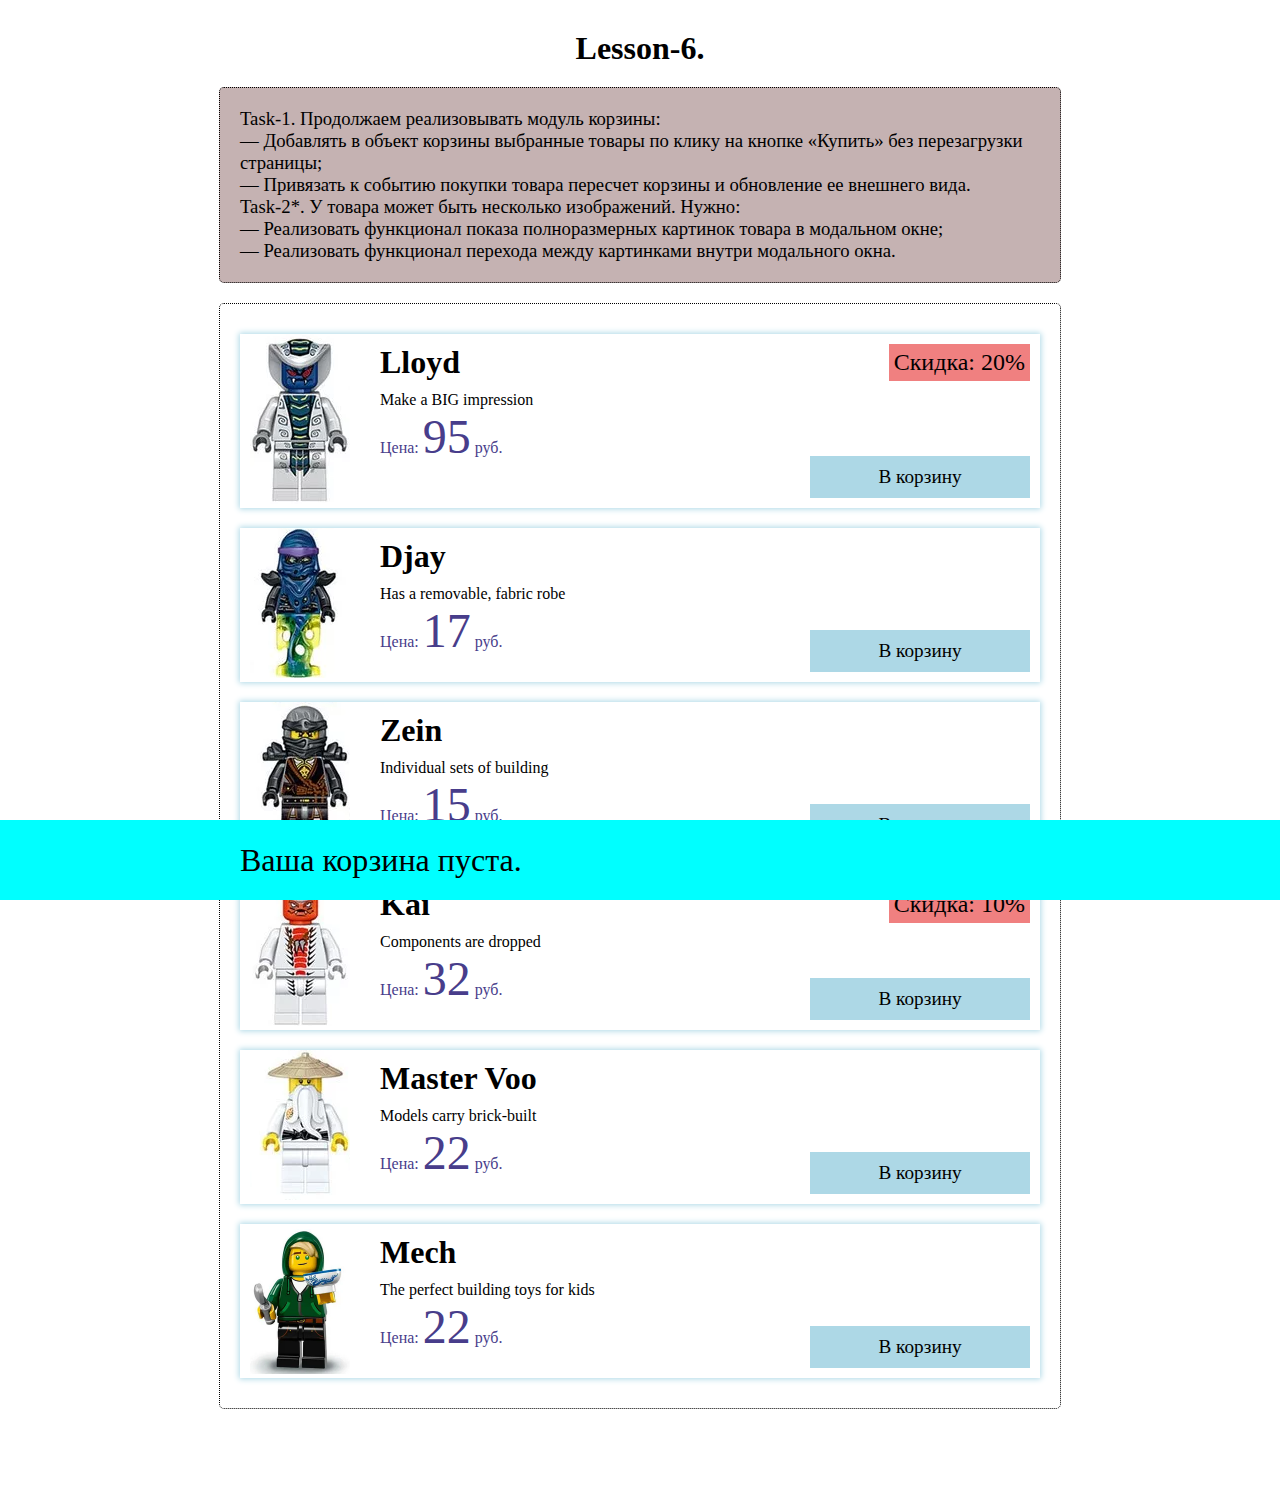
<file: lesson_6/index.html>
<!DOCTYPE html>
<html lang="ru">
<head>
	<meta charset="utf-8" />
	<meta name="viewport" content="width=device-width, initial-scale=1.0">
	<title>Lesson-6.</title>
	<link rel="stylesheet" href="style.css" />
</head>
<body>
	<div id="wrapper">
		<h1>Lesson-6.</h1>
		<h3><b>Task-1.</b> Продолжаем реализовывать модуль корзины:<br>
		— Добавлять в объект корзины выбранные товары по клику на кнопке «Купить» без
		перезагрузки страницы;<br>
		— Привязать к событию покупки товара пересчет корзины и обновление ее внешнего
		вида.<br>
		<b>Task-2*.</b> У товара может быть несколько изображений. Нужно:<br>
		— Реализовать функционал показа полноразмерных картинок товара в модальном окне;<br>
		— Реализовать функционал перехода между картинками внутри модального окна.</h3>
	
		<div id="catalog"></div>
		<footer id="basket"></footer>
		<div id="popup"></div>
	</div>
	<script type="text/javascript" src="script.js"></script>

</body>
</html>
</file>
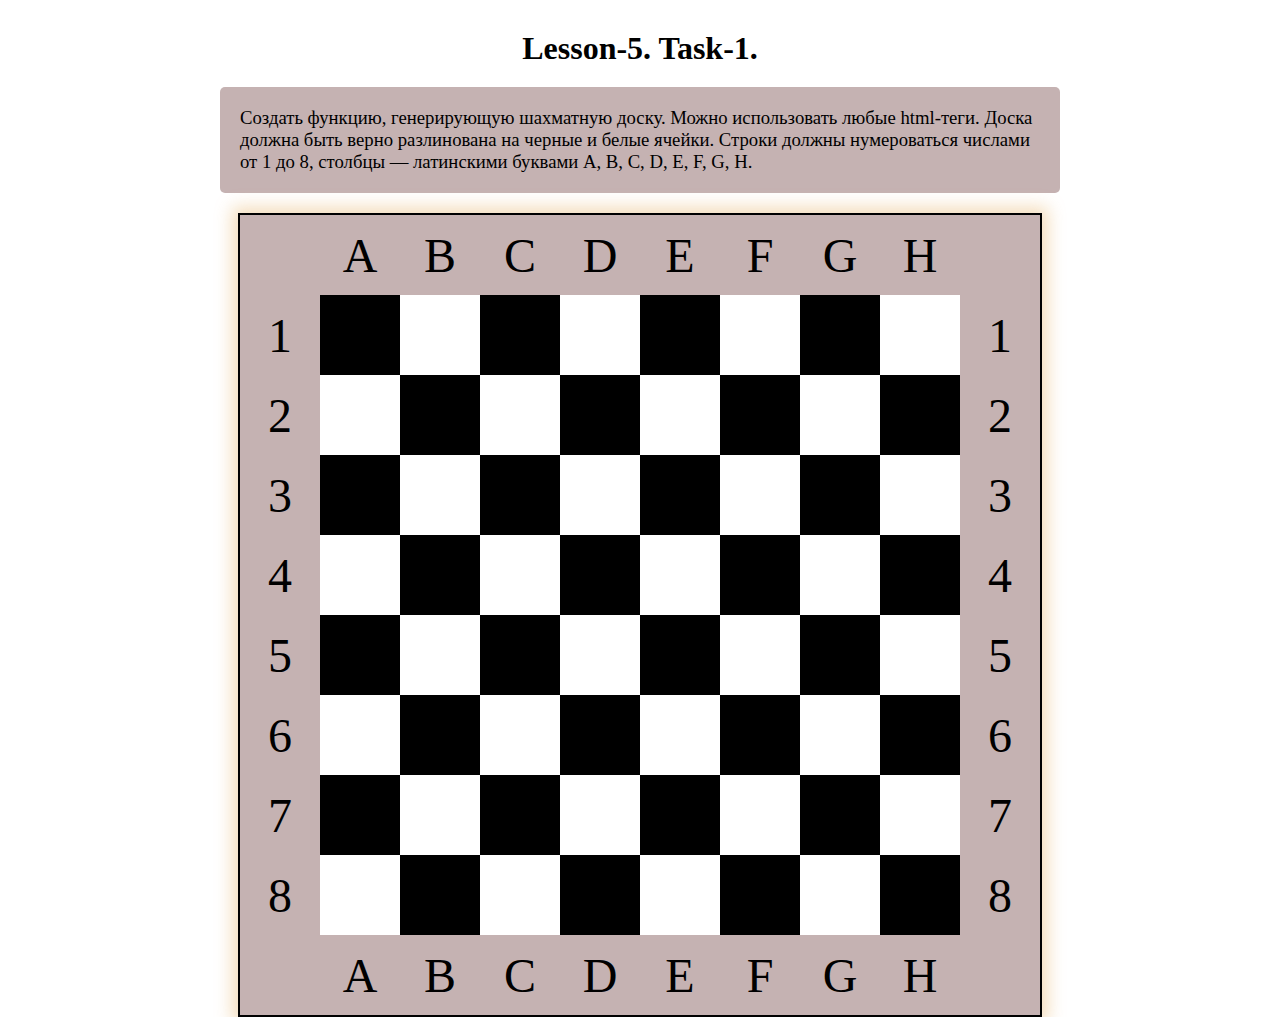
<file: lesson_5/task_1/index.html>
<!DOCTYPE html>
<html lang="ru">
<head>
	<meta charset="utf-8" />
	<meta name="viewport" content="width=device-width, initial-scale=1.0">
	<title>Lesson-5. Task_1</title>
	<link rel="stylesheet" href="style_chb.css" />
</head>
<body>
	<div id="wrapper">
		<h1>Lesson-5. Task-1.</h1>
		<h3>Создать функцию, генерирующую шахматную доску. Можно использовать любые html-теги.
			Доска должна быть верно разлинована на черные и белые ячейки. Строки должны
			нумероваться числами от 1 до 8, столбцы — латинскими буквами A, B, C, D, E, F, G, H.</h3>
		<div id="board">
			
		</div>
	</div>
	<script type="text/javascript" src="script_chb.js"></script>
</body>
</html>
</file>
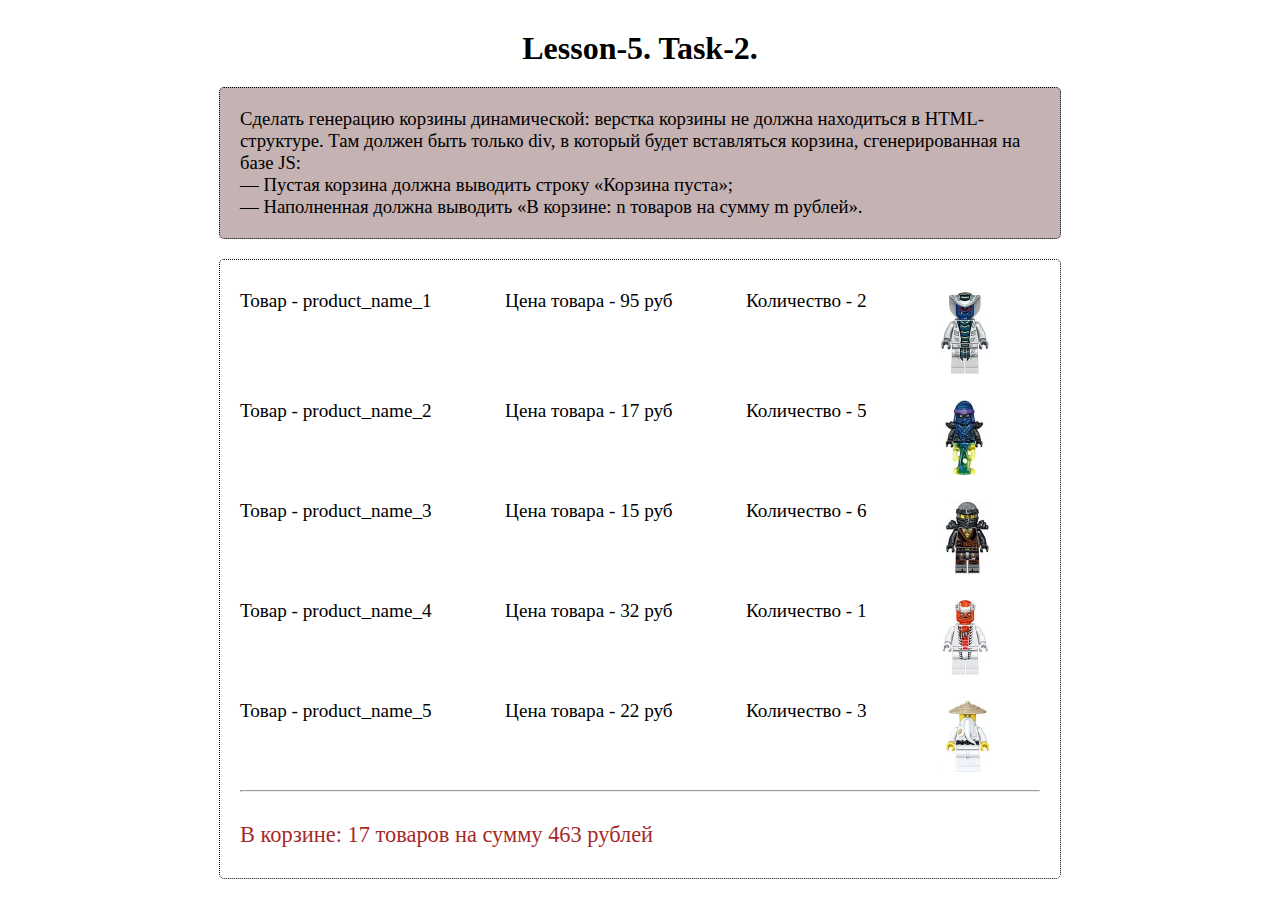
<file: lesson_5/task_2/index.html>
<!DOCTYPE html>
<html lang="ru">
<head>
	<meta charset="utf-8" />
	<meta name="viewport" content="width=device-width, initial-scale=1.0">
	<title>Lesson-5. Task_2.</title>
	<link rel="stylesheet" href="style.css" />
</head>
<body>
	<div id="wrapper">
		<h1>Lesson-5. Task-2.</h1>
		<h3>Сделать генерацию корзины динамической: верстка корзины не должна находиться в HTML-структуре. Там должен быть только div, в который будет вставляться корзина, сгенерированная на базе JS:<br>
		— Пустая корзина должна выводить строку «Корзина пуста»;<br>
		— Наполненная должна выводить «В корзине: n товаров на сумму m рублей».</h3>
	
		<div id="main">
			
		</div>
	</div>
	<script type="text/javascript" src="script.js"></script>

</body>
</html>
</file>
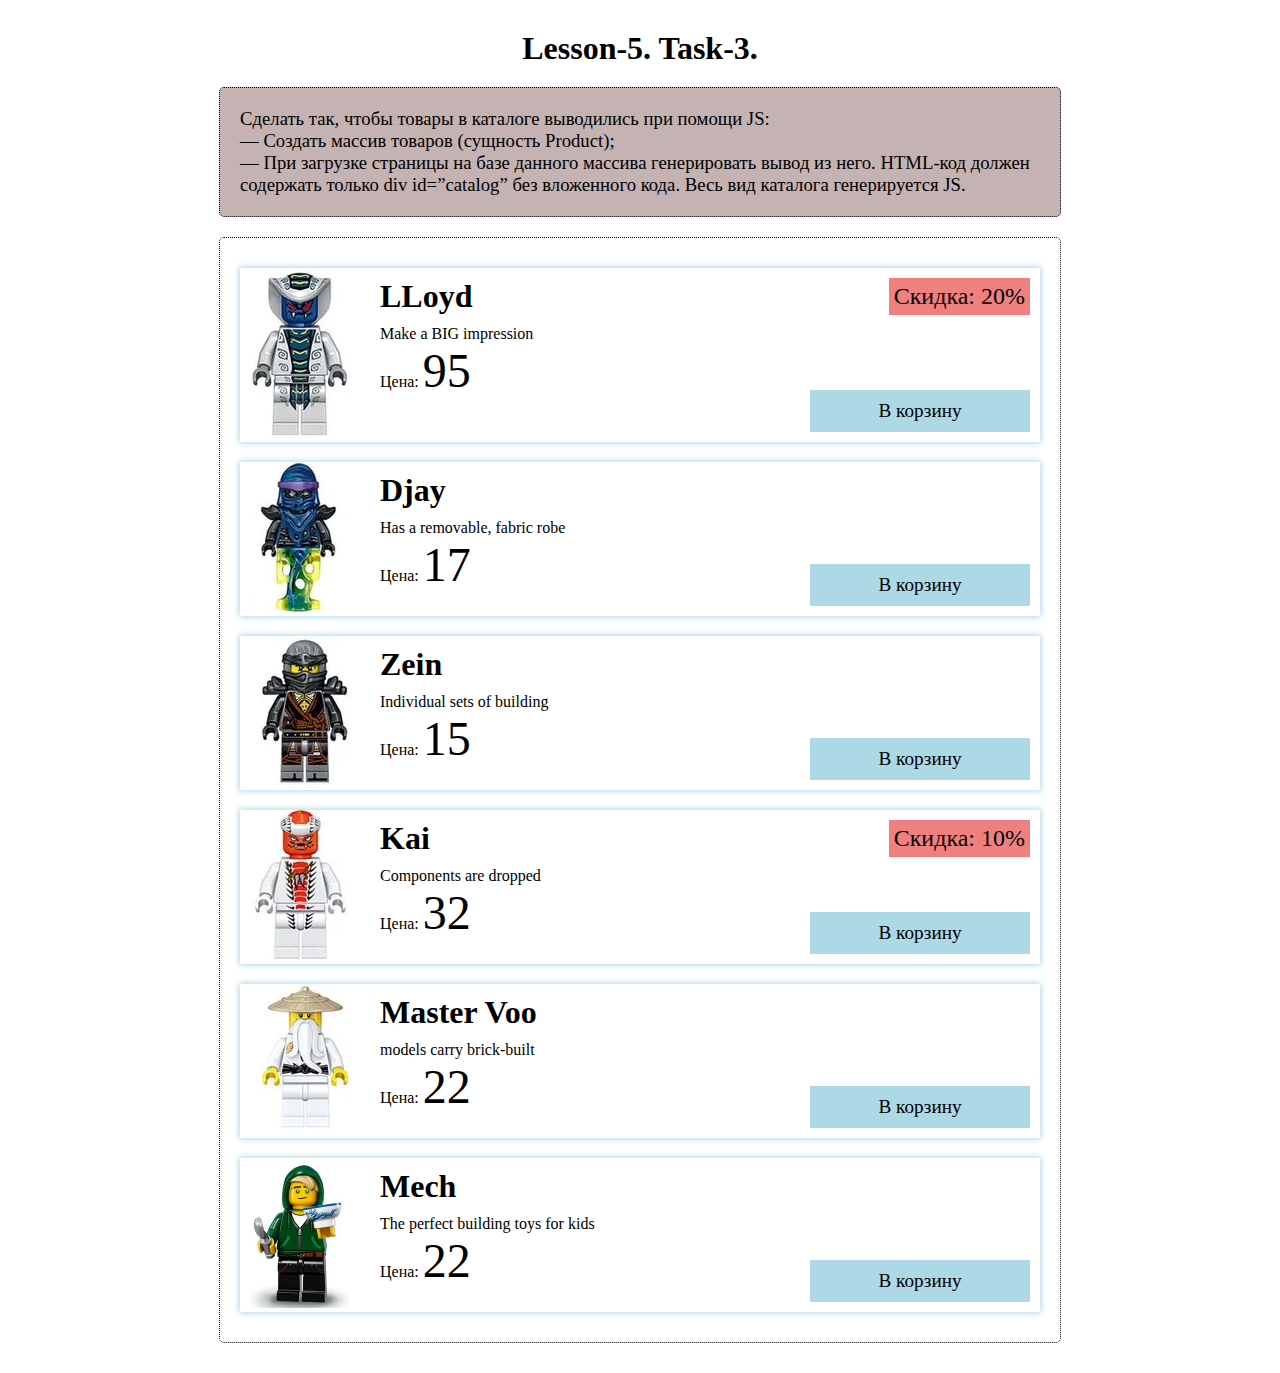
<file: lesson_5/task_3/index.html>
<!DOCTYPE html>
<html lang="ru">
<head>
	<meta charset="utf-8" />
	<meta name="viewport" content="width=device-width, initial-scale=1.0">
	<title>Lesson-5. Task_3.</title>
	<link rel="stylesheet" href="style.css" />
</head>
<body>
	<div id="wrapper">
		<h1>Lesson-5. Task-3.</h1>
		<h3>Сделать так, чтобы товары в каталоге выводились при помощи JS:<br>
		— Создать массив товаров (сущность Product);<br>
		— При загрузке страницы на базе данного массива генерировать вывод из него.
		HTML-код должен содержать только div id=”catalog” без вложенного кода. Весь вид
		каталога генерируется JS.</h3>
	
		<div id="catalog">
			
		</div>
	</div>
	<script type="text/javascript" src="script.js"></script>

</body>
</html>
</file>
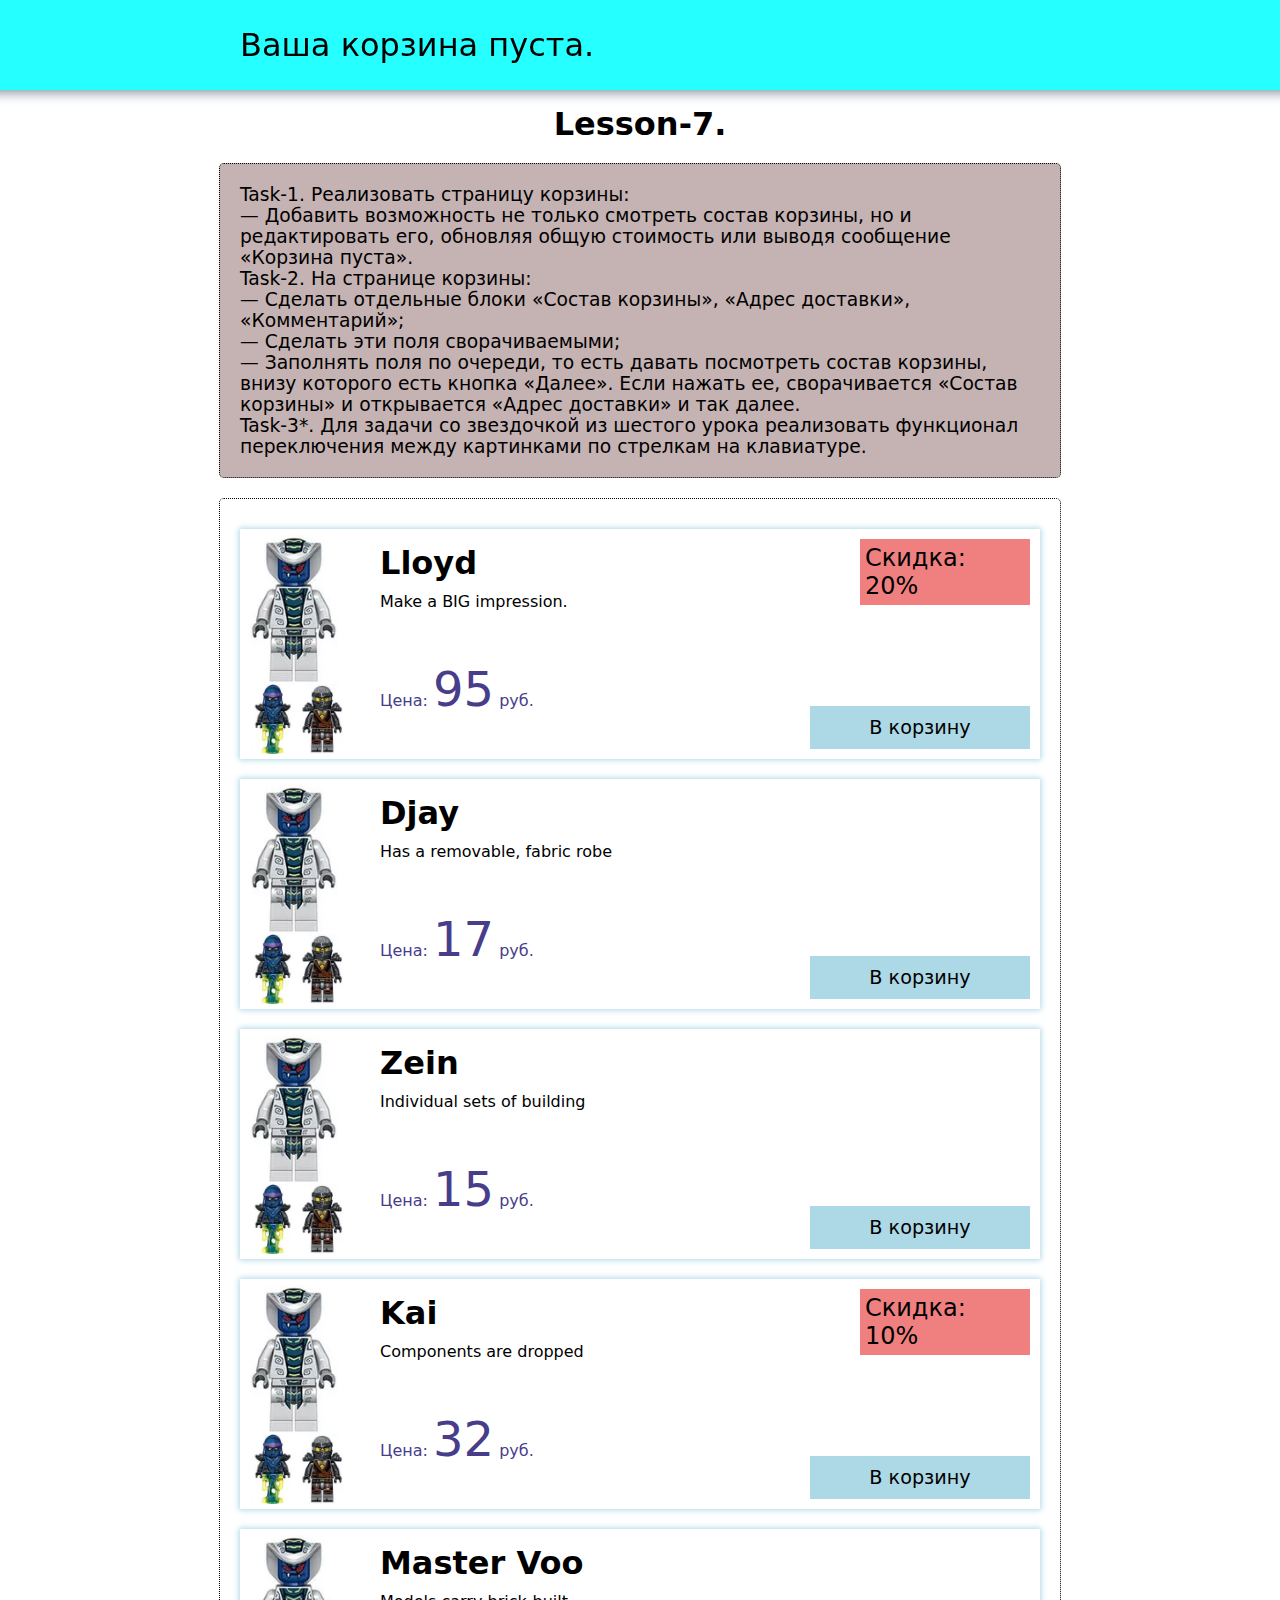
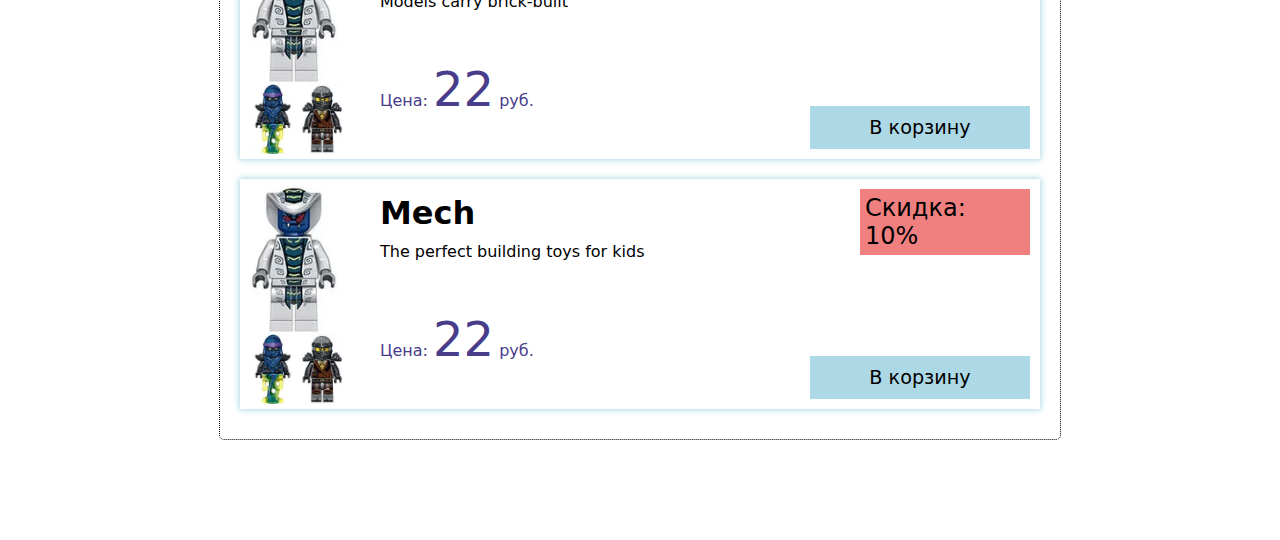
<file: lesson_7/homework/index.html>
<!DOCTYPE html>
<html lang="ru">
<head>
	<meta charset="utf-8" />
	<meta name="viewport" content="width=device-width, initial-scale=1.0">
	<title>Lesson-7.</title>
	<link rel="stylesheet" href="style.css" />
</head>
<body>
	<div id="wrapper">
		<header id="basket"></header>
		<h1>Lesson-7.</h1>
		<h3><b>Task-1.</b> Реализовать страницу корзины:<br>
		— Добавить возможность не только смотреть состав корзины, но и редактировать его, обновляя общую стоимость или выводя сообщение «Корзина пуста».<br>
		<b>Task-2.</b> На странице корзины:<br>
		— Сделать отдельные блоки «Состав корзины», «Адрес доставки», «Комментарий»;<br>
		— Сделать эти поля сворачиваемыми;<br>
		— Заполнять поля по очереди, то есть давать посмотреть состав корзины, внизу которого есть кнопка «Далее». Если нажать ее, сворачивается «Состав корзины» и открывается «Адрес доставки» и так далее.<br>
		<b>Task-3*.</b> Для задачи со звездочкой из шестого урока реализовать функционал переключения между картинками по стрелкам на клавиатуре.</h3>
	
		<div id="catalog"></div>
		<div id="popup"></div>
	</div>
	<script type="text/javascript" src="script.js"></script>
	<!-- <script type="text/javascript" src="script—.js"></script> -->
	<!-- следующийскрипт для продключения яндексКарт -->
	<script src="https://api-maps.yandex.ru/2.1/?lang=ru_RU" type="text/javascript"></script>

</body>
</html>
</file>
<file: lesson_6/style.css>
*{
	margin: 0;
	padding: 0;
}
h1{
	color: rgb(0, 0, 0);
	width: 100%;
	margin: 0 auto;
	display: block;
	text-align: center;
	padding: 30px 0 0;
}
h3{
	color: rgb(0, 0, 0);
	display: block;
	padding: 20px;
	margin: 20px;
	border: 1px dotted rgb(0, 0, 0);
	border-radius: 5px;
	font-weight: 200;
	width: 100%;
	background: rgb(197, 178, 178);
}

#wrapper{
	display: flex;
	width: 800px;
	margin: 0 auto;
	flex-direction: column;
	align-items: center;
	position: relative;
}
#catalog{
	display: flex;
	min-height: 100px;
	width: 100%;
	padding: 20px;
	border: 1px dotted rgb(0, 0, 0);
	border-radius: 5px;
	flex-direction: column;
	margin-bottom: 100px;
}
.prod_item{
	display: flex;
	width: 100%;
	margin: 10px 0;
	box-shadow: 0 0 6px 1px lightblue;
	justify-content: space-between;
}
.item{
	display: flex;
	margin-left: 10px;
}
.image{
	height: 100%;
}
.image:hover{
	cursor: zoom-in; 
}

.description{
	height: 100%;
	margin-left: 30px;
}
.description h4{
	font-size: 2em;
	padding: 10px 0;
}
.price{
	color: darkslateblue;
}
.price span{
	font-size: 3em;
}
.offer{
	visibility: hidden;
	margin-left: 30px;
	background: lightcoral;
	font-size: 1.5em;
}
.show{
	visibility: visible;
	padding: 5px;
}
.sale{
	display: flex;
	width: 200px;
	flex-direction: column;
	align-items: flex-end;
    justify-content: inherit;
	margin: 10px;
}
.button{
	display: block;
	width: 100%;
	background: lightblue;
	padding: 10px;
	text-align: center;
	font-size: larger;
	cursor: pointer;
}
.button:hover{
	background: #4a93ab;
}

footer{
	display: flex;
	background: aqua;
	position: fixed;
	bottom: 0px;
	height: 40px;
	width: 100%;
	margin-top: 30px;
	padding: 20px;
	align-items: center;
	justify-content: center;
}
.total{
	display: flex;
	width: 800px;
	font-size: 2em;
	justify-content: space-between;
	align-items: center;
}
.buy{
	color: red;
	display: block;
	padding: 3px 10px;
	border: 2px solid red;
	text-decoration: none;
}
#popup{
	position: fixed;
    width: 100%;
    align-items: center;
    justify-content: center;
    background: rgba(100, 113, 113, 0.82);
    display: none;
    height: 100vh;
    cursor: zoom-out;
}
.scale{
	transform: scale(2);
}
</file>
<file: lesson_5/task_1/style_chb.css>
*{
	margin: 0;
	padding: 0;
}
h1{
	margin: 0 auto;
	display: block;
	text-align: center;
	padding: 30px 0 0;
}
#wrapper{
	display: flex;
	margin: 0 auto;
	flex-direction: column;
	align-items: center;
}
h3{
	color: rgb(0, 0, 0);
	margin: 20px auto;
	display: block;
	padding: 20px;
	border-radius: 5px;
	font-weight: 200;
	width: 800px;
	background: rgb(197, 178, 178);
}
#board{
	display: flex;
	box-shadow: 0px 0px 16px 6px rgb(241 212 171 / 80%);
	border: 2px solid black;
}
.outer > div{
	width: 80px;
	height: 80px;
	display: flex;
	flex-direction: row;
	justify-content: center;
	align-items: center;
	font-size: 3em;
}
.black{
	background: black;
}
.wood{
	background: rgb(197, 178, 178);
}
</file>
<file: lesson_5/task_2/style.css>
*{
	margin: 0;
	padding: 0;
}
h1{
	color: rgb(0, 0, 0);
	margin: 0 auto;
	display: block;
	text-align: center;
	padding: 30px 0 0;
}
h3{
	color: rgb(0, 0, 0);
	margin: 20px auto;
	display: block;
	padding: 20px;
	border: 1px dotted rgb(0, 0, 0);
	border-radius: 5px;
	font-weight: 200;
	width: 800px;
	background: rgb(197, 178, 178);
}

#wrapper{
	display: flex;
	margin: 0 auto;
	flex-direction: column;
	align-items: center;
	padding-bottom: 30px;
}
#main{
	display: flex;
	color: rgb(0, 0, 0);
	min-height: 100px;
	width: 800px;
	flex-direction: column;
	padding: 20px;
	border: 1px dotted rgb(0, 0, 0);
	border-radius: 5px;
}
.prod_item {
	display: flex;
	width: 100%;
	margin: 10px 0;
	font-size: 1.2em;
	justify-content: space-between;
}

.total{
	margin-top: 10px;
	color: brown;
	font-size: 1.4em;
	padding-top: 20px;
}
img{
	width: 50%;
}
</file>
<file: lesson_5/task_3/style.css>
*{
	margin: 0;
	padding: 0;
}
h1{
	color: rgb(0, 0, 0);
	margin: 0 auto;
	display: block;
	text-align: center;
	padding: 30px 0 0;
}
h3{
	color: rgb(0, 0, 0);
	margin: 20px auto;
	display: block;
	padding: 20px;
	border: 1px dotted rgb(0, 0, 0);
	border-radius: 5px;
	font-weight: 200;
	width: 800px;
	background: rgb(197, 178, 178);
}

#wrapper{
	display: flex;
	margin: 0 auto;
	flex-direction: column;
	align-items: center;
	padding-bottom: 30px;
}
#catalog{
	display: flex;
	min-height: 100px;
	width: 800px;
	padding: 20px;
	border: 1px dotted rgb(0, 0, 0);
	border-radius: 5px;
	flex-direction: column;
}
.prod_item{
	display: flex;
	width: 100%;
	margin: 10px 0;
	box-shadow: 0 0 6px 1px lightblue;
	justify-content: space-between;
}
.item{
	display: flex;
	margin-left: 10px;
}
.image{
	height: 100%;
}

.description{
	height: 100%;
	margin-left: 30px;
}
.description h4{
	font-size: 2em;
	padding: 10px 0;
}
.price{
}
.price span{
	font-size: 3em;
}
.offer{
	visibility: hidden;
	margin-left: 30px;
	background: lightcoral;
	font-size: 1.5em;
}
.show{
	visibility: visible;
	padding: 5px;
}
.sale{
	display: flex;
	width: 200px;
	flex-direction: column;
	align-items: flex-end;
    justify-content: inherit;
	margin: 10px;
}
.sale a{
	display: block;
	width: 100%;
	background: lightblue;
	padding: 10px;
	text-align: center;
	text-decoration: none;
	color: black;
	font-size: larger;
}
.sale a:hover{
	background: #4a93ab;
}
</file>
<file: lesson_7/homework/style.css>
*{
	margin: 0;
	padding: 0;
	font-family: system-ui;
}
h1{
	color: rgb(0, 0, 0);
	width: 100%;
	margin: 75px auto 0;
	display: block;
	text-align: center;
	padding: 30px 0 0;
}
h3{
	color: rgb(0, 0, 0);
	display: block;
	padding: 20px;
	margin: 20px;
	border: 1px dotted rgb(0, 0, 0);
	border-radius: 5px;
	font-weight: 200;
	width: 100%;
	background: rgb(197, 178, 178);
}

#wrapper{
	display: flex;
	width: 800px;
	margin: 0 auto;
	flex-direction: column;
	align-items: center;
	/* position: relative; */
	min-height: 100vh;
}
#catalog{
	display: flex;
	/* min-height: 100px; */
	width: 100%;
	padding: 20px;
	border: 1px dotted rgb(0, 0, 0);
	border-radius: 5px;
	flex-direction: column;
	margin-bottom: 100px;
	flex-grow: 1;
}
.prod_item{
	display: flex;
	width: 100%;
	margin: 10px 0;
	box-shadow: 0 0 6px 1px lightblue;
	justify-content: space-between;
}
.item{
	display: flex;
	margin: 5px 0 5px 10px;
}
.image{
	display: flex;
	flex-wrap: wrap;
    width: 100px;
}
.small_img{
	height: 70px;
}
.small_img:first-child{
	height: 150px;
}
.image:hover{
	cursor: zoom-in; 
}

.description{
	height: 100%;
	margin-left: 30px;
}
.description h4{
	font-size: 2em;
	padding: 10px 0;
}
.price{
	color: darkslateblue;
	margin-top: 50px;
}
.price span{
	font-size: 3em;
}
.offer{
	visibility: hidden;
	margin-left: 30px;
	background: lightcoral;
	font-size: 1.5em;
}
.show{
	visibility: visible;
	padding: 5px;
}
.sale{
	display: flex;
	width: 200px;
	flex-direction: column;
	align-items: flex-end;
    justify-content: inherit;
	margin: 10px;
}
.button{
	display: block;
	width: 100%;
	background: lightblue;
	padding: 10px;
	text-align: center;
	font-size: larger;
	cursor: pointer;
}
.button:hover{
	background: #4a93ab;
}

header{
	display: flex;
	background: rgba(0, 255, 255, .85);
	position: fixed;
	top: 0px;
	width: 100%;
	padding: 20px;
	align-items: center;
	justify-content: center;
	flex-direction: column;
	flex-shrink: 0;
	box-shadow: 0 0 12px 2px lightslategrey;
}
.total{
	display: flex;
	width: 800px;
	font-size: 2em;
	justify-content: space-between;
	align-items: center;
	height: 50px;
}
.total p{
	font-weight: 500;
}
.buy{
	color: red;
	display: block;
	padding: 3px 40px 9px;
	border: 2px solid red;
	cursor: pointer;
	align-self: center;
	border-radius: 25px;
	font-weight: 500;
	margin-top: 15px;
}
#popup{
	position: fixed;
    width: 100%;
    align-items: center;
    justify-content: center;
    background: rgba(100, 113, 113, 0.82);
    display: none;
    height: 100vh;
}
.scale{
	transform: scale(2);
}
#buy_hidden{
	display: flex;
	flex-direction: column;
    align-items: end;
    width: 800px;
	font-size: 1.5em;
}
.buy_hidden__delete{
	color: red;
	margin-left: 25px;
	font-size: .8em;
}
.buy_hidden__delete:hover{
	text-decoration: underline;
	cursor: pointer;
}
#yandexmap{
	width: 100%;
	height: 300px;
	margin:15px 0px;
}
.confirmHtml, .messageHtml{
	display: none;
    flex-direction: column;
    align-items: end;
    width: 800px;
    font-size: 1.5em;
}
.form{
	width: 100%;
}
.buy_hidden__confirm{
	width: 100%;
    border-radius: 15px;
    border: 1px solid lightslategray;
    padding: 15px;
    box-sizing: border-box;
    margin: 10px 0px;
}
.orderDiv{
	position: fixed;
	display: flex;
	top: 50%;
	max-width: 80%;
	flex-direction: column;
	background: rgba(0, 255, 255, .85);
	box-shadow: 0 0 12px 2px lightslategrey;
	padding: 60px 60px 10px;
	border-radius: 20px;
}
#close{
	margin: 30px;
	padding: 3px 40px 9px;
	color: red;
	border: 2px solid red;
	cursor: pointer;
	align-self: center;
	border-radius: 25px;
	font-weight: 500;
	background: none;
	font-size: 1.5em;
}
.orderDiv h4{
	margin-top: 15px;
    font-weight: 300;
}
</file>
